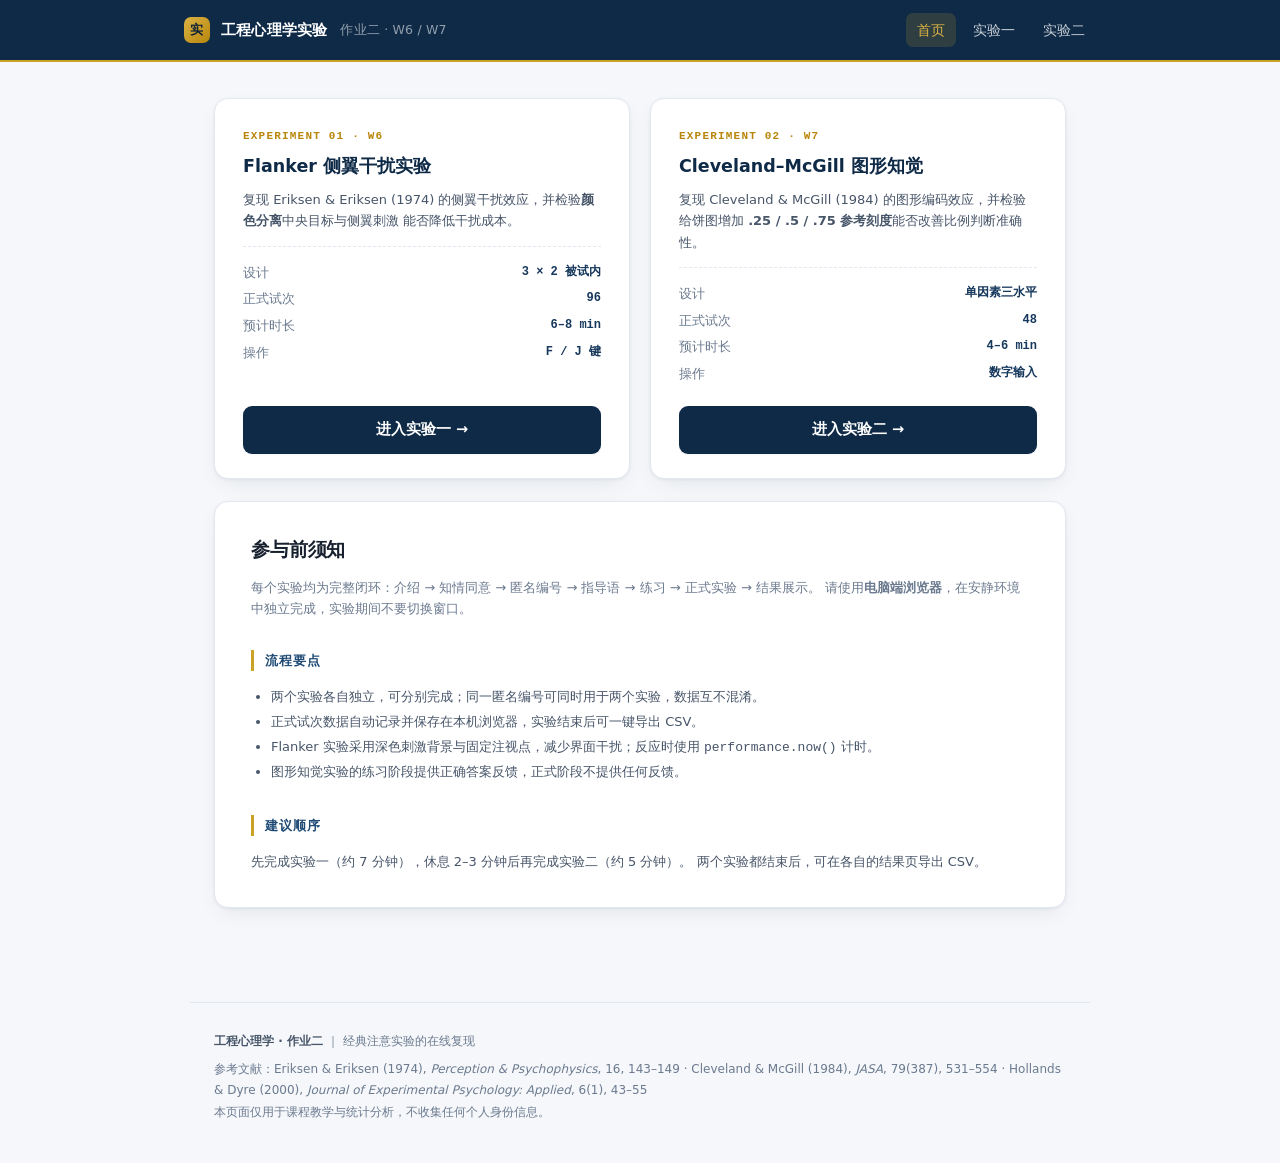
<file: index.html>
<!DOCTYPE html>
<html lang="zh-CN">
<head>
  <meta charset="UTF-8">
  <meta name="viewport" content="width=device-width, initial-scale=1.0">
  <title>工程心理学作业二 · 双实验网页</title>
  <meta name="description" content="Flanker 侧翼干扰与 Cleveland–McGill 图形知觉实验的在线复现">
  <link rel="stylesheet" href="css/style.css">
</head>
<body>

  <!-- 顶部导航 -->
  <header class="topbar">
    <div class="topbar-inner">
      <a class="brand" href="index.html">
        <span class="brand-mark">实</span>
        <span>工程心理学实验</span>
        <span class="brand-sub">作业二 · W6 / W7</span>
      </a>
      <nav class="nav-links">
        <a href="index.html" class="active">首页</a>
        <a href="flanker.html">实验一</a>
        <a href="cleveland.html">实验二</a>
      </nav>
    </div>
  </header>

  <div class="wrap">

    <!-- 实验入口 -->
    <div class="grid-cards">
      <article class="entry-card">
        <div class="card-index">EXPERIMENT 01 · W6</div>
        <h3>Flanker 侧翼干扰实验</h3>
        <p class="small">
          复现 Eriksen &amp; Eriksen (1974) 的侧翼干扰效应，并检验<strong>颜色分离</strong>中央目标与侧翼刺激
          能否降低干扰成本。
        </p>
        <ul class="spec-list">
          <li><span>设计</span><span>3 × 2 被试内</span></li>
          <li><span>正式试次</span><span id="flanker-trials">96</span></li>
          <li><span>预计时长</span><span id="flanker-dur">6–8 min</span></li>
          <li><span>操作</span><span>F / J 键</span></li>
        </ul>
        <a class="btn" href="flanker.html">进入实验一 →</a>
      </article>

      <article class="entry-card">
        <div class="card-index">EXPERIMENT 02 · W7</div>
        <h3>Cleveland–McGill 图形知觉</h3>
        <p class="small">
          复现 Cleveland &amp; McGill (1984) 的图形编码效应，并检验给饼图增加
          <strong>.25 / .5 / .75 参考刻度</strong>能否改善比例判断准确性。
        </p>
        <ul class="spec-list">
          <li><span>设计</span><span>单因素三水平</span></li>
          <li><span>正式试次</span><span id="cleveland-trials">48</span></li>
          <li><span>预计时长</span><span id="cleveland-dur">4–6 min</span></li>
          <li><span>操作</span><span>数字输入</span></li>
        </ul>
        <a class="btn" href="cleveland.html">进入实验二 →</a>
      </article>
    </div>

    <!-- 实验说明 -->
    <section class="card" style="margin-top:22px;">
      <h2>参与前须知</h2>
      <p class="small muted">
        每个实验均为完整闭环：介绍 → 知情同意 → 匿名编号 → 指导语 → 练习 → 正式实验 → 结果展示。
        请使用<strong>电脑端浏览器</strong>，在安静环境中独立完成，实验期间不要切换窗口。
      </p>

      <div class="section-title">流程要点</div>
      <ul class="small" style="color:var(--text-2);padding-left:20px;line-height:1.9;">
        <li>两个实验各自独立，可分别完成；同一匿名编号可同时用于两个实验，数据互不混淆。</li>
        <li>正式试次数据自动记录并保存在本机浏览器，实验结束后可一键导出 CSV。</li>
        <li>Flanker 实验采用深色刺激背景与固定注视点，减少界面干扰；反应时使用 <code>performance.now()</code> 计时。</li>
        <li>图形知觉实验的练习阶段提供正确答案反馈，正式阶段不提供任何反馈。</li>
      </ul>

      <div class="section-title">建议顺序</div>
      <p class="small" style="color:var(--text-2);line-height:1.9;margin:0;">
        先完成实验一（约 7 分钟），休息 2–3 分钟后再完成实验二（约 5 分钟）。
        两个实验都结束后，可在各自的结果页导出 CSV。
      </p>
    </section>

  </div>

  <footer class="footer">
    <p style="margin:0 0 6px;">
      <strong>工程心理学 · 作业二</strong> ｜ 经典注意实验的在线复现
    </p>
    <p style="margin:0;">
      参考文献：Eriksen &amp; Eriksen (1974), <em>Perception &amp; Psychophysics</em>, 16, 143–149 ·
      Cleveland &amp; McGill (1984), <em>JASA</em>, 79(387), 531–554 ·
      Hollands &amp; Dyre (2000), <em>Journal of Experimental Psychology: Applied</em>, 6(1), 43–55<br>
      本页面仅用于课程教学与统计分析，不收集任何个人身份信息。
    </p>
  </footer>

  <script src="js/config.js"></script>
  <script src="js/common.js"></script>
  <script>
    // 试次数与预计时长随会话长度变化（标准 16/条件 或 精简 12/条件）
    (function () {
      const short = window.ENG.sessionMode() === 'short';
      const per = window.ENG.perConditionTrials();
      document.getElementById('flanker-trials').textContent = String(per * 6);
      document.getElementById('cleveland-trials').textContent = String(per * 3);
      document.getElementById('flanker-dur').textContent = short ? '5–6 min' : '6–8 min';
      document.getElementById('cleveland-dur').textContent = short ? '3–4 min' : '4–6 min';
    })();
  </script>
</body>
</html>
</file>
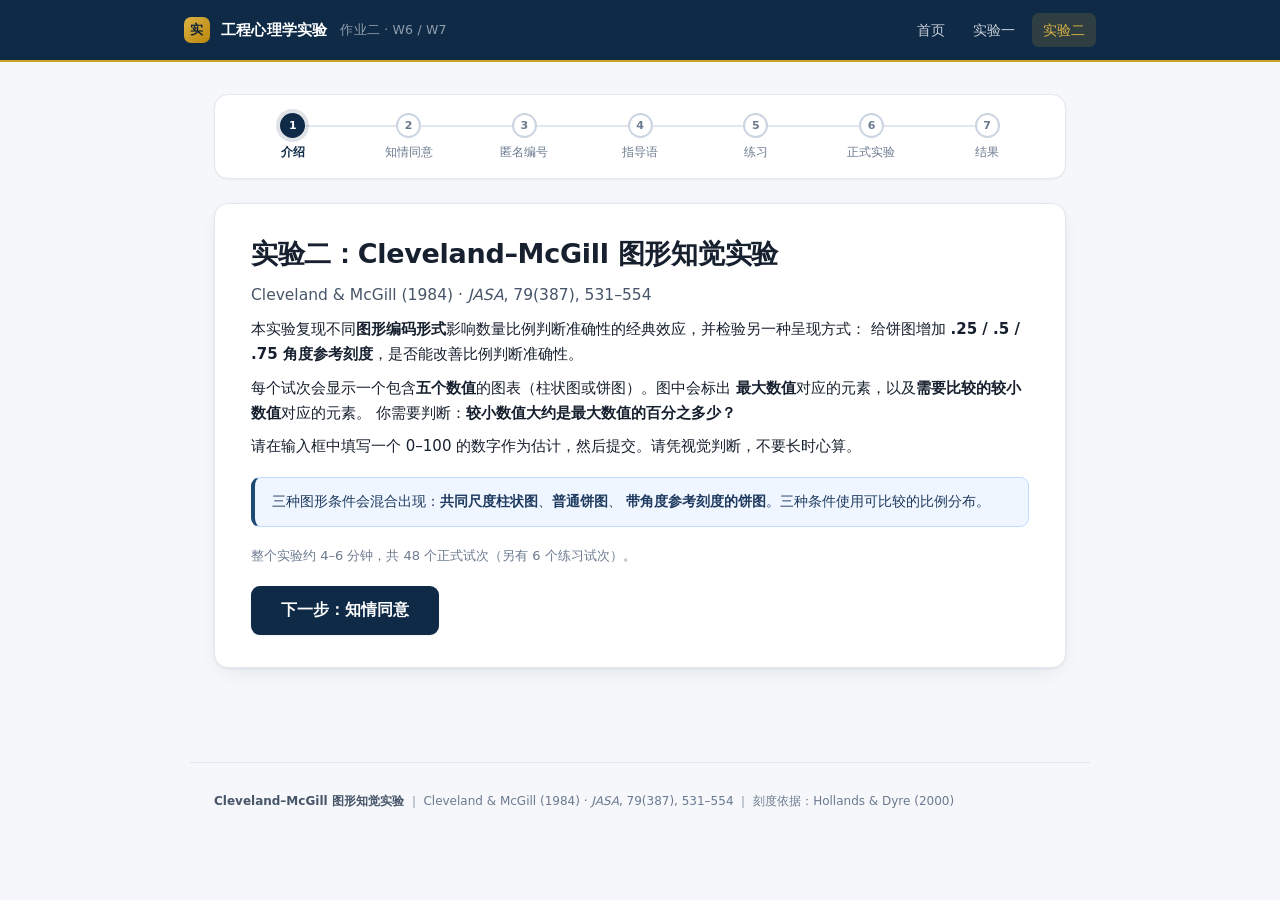
<file: cleveland.html>
<!DOCTYPE html>
<html lang="zh-CN">
<head>
  <meta charset="UTF-8">
  <meta name="viewport" content="width=device-width, initial-scale=1.0">
  <title>Cleveland–McGill 图形知觉实验</title>
  <link rel="stylesheet" href="css/style.css">
</head>
<body>

  <header class="topbar">
    <div class="topbar-inner">
      <a class="brand" href="index.html">
        <span class="brand-mark">实</span>
        <span>工程心理学实验</span>
        <span class="brand-sub">作业二 · W6 / W7</span>
      </a>
      <nav class="nav-links">
        <a href="index.html">首页</a>
        <a href="flanker.html">实验一</a>
        <a href="cleveland.html" class="active">实验二</a>
      </nav>
    </div>
  </header>

  <div class="wrap">
    <div id="stepper"></div>
    <div id="app">

      <!-- 介绍 -->
      <section id="s-intro" class="card" style="display:none;">
        <h1>实验二：Cleveland–McGill 图形知觉实验</h1>
        <p class="lead">
          Cleveland &amp; McGill (1984) · <em>JASA</em>, 79(387), 531–554
        </p>

        <p>
          本实验复现不同<strong>图形编码形式</strong>影响数量比例判断准确性的经典效应，并检验另一种呈现方式：
          给饼图增加 <strong>.25 / .5 / .75 角度参考刻度</strong>，是否能改善比例判断准确性。
        </p>
        <p>
          每个试次会显示一个包含<strong>五个数值</strong>的图表（柱状图或饼图）。图中会标出
          <strong>最大数值</strong>对应的元素，以及<strong>需要比较的较小数值</strong>对应的元素。
          你需要判断：<strong>较小数值大约是最大数值的百分之多少？</strong>
        </p>
        <p>
          请在输入框中填写一个 0–100 的数字作为估计，然后提交。请凭视觉判断，不要长时心算。
        </p>

        <div class="note info">
          三种图形条件会混合出现：<strong>共同尺度柱状图</strong>、<strong>普通饼图</strong>、
          <strong>带角度参考刻度的饼图</strong>。三种条件使用可比较的比例分布。
        </div>

        <p class="muted small" id="intro-trials">
          整个实验约 4–6 分钟，共 48 个正式试次（另有 6 个练习试次）。
        </p>

        <div class="btn-row">
          <button class="btn lg" id="intro-next">下一步：知情同意</button>
        </div>
      </section>

      <!-- 知情同意 -->
      <section id="s-consent" class="card" style="display:none;">
        <h2>知情同意</h2>
        <ul class="small" style="color:var(--text-2);padding-left:20px;line-height:1.9;">
          <li>本实验为《工程心理学》课程作业，用于研究图形知觉与比例判断。</li>
          <li>实验<strong>完全匿名</strong>，仅记录随机匿名编号，不收集个人身份信息。</li>
          <li>参与完全自愿，可随时关闭网页退出。</li>
          <li>数据仅用于课程教学与统计分析。</li>
        </ul>

        <label class="checkbox-row" for="consent-check">
          <input type="checkbox" id="consent-check">
          <span>我已阅读并理解以上说明，自愿参加本实验。</span>
        </label>

        <div class="btn-row">
          <button class="btn" id="consent-next" disabled>同意并继续</button>
        </div>
      </section>

      <!-- 匿名编号 -->
      <section id="s-id" class="card" style="display:none;">
        <h2>被试匿名编号</h2>
        <p>系统将生成随机匿名编号。两个实验可使用同一编号，数据会按实验标识区分。</p>
        <div class="field">
          <label for="pid-input">匿名编号</label>
          <input type="text" id="pid-input" maxlength="20" autocomplete="off" spellcheck="false">
          <div class="hint">建议格式：P01、S12 或任意可识别的编号。</div>
        </div>
        <div class="btn-row">
          <button class="btn ghost" id="pid-random">随机生成</button>
          <button class="btn" id="id-next">继续</button>
        </div>
      </section>

      <!-- 指导语 -->
      <section id="s-instructions" class="card" style="display:none;">
        <h2>任务指导语</h2>
        <ol class="small" style="padding-left:20px;line-height:1.9;">
          <li>屏幕显示一个图表，包含五个数值。</li>
          <li>图中<strong>用红色标出最大数值</strong>，<strong>用蓝色标出需要比较的较小数值</strong>。</li>
          <li>请判断：较小数值大约是最大数值的百分之多少？</li>
          <li>在输入框填写 0–100 的数字，点击「提交」或按 Enter。</li>
          <li>请凭视觉快速判断，不要精确测量或长时间计算。</li>
        </ol>

        <div class="note info">
          图表不会显示具体数值标签，请根据图形本身的长度（柱状图）或角度/面积（饼图）来估计比例。
          带刻度的饼图会额外提供角度参考线，便于你对角度位置。
        </div>

        <!-- 可选注视记录 -->
        <div class="settings-panel" style="margin-top:22px;">
          <h3>可选：眼动记录</h3>
          <p class="small muted" style="margin-top:0;">
            本实验可以额外记录注视位置，用于计算图表呈现期间注视中央区域的比例。
            该功能<strong>默认关闭</strong>，需要摄像头权限，仅记录汇总比例（不保存任何画面或坐标）。
          </p>
          <div style="display:flex;align-items:center;gap:14px;flex-wrap:wrap;">
            <label class="checkbox-row" for="gaze-toggle" style="margin:0;flex:1;min-width:240px;">
              <input type="checkbox" id="gaze-toggle">
              <span>开启眼动记录（需摄像头，可选）</span>
            </label>
            <span class="gaze-pill" id="gaze-status"><span class="led"></span><span id="gaze-status-text">未开启</span></span>
          </div>
          <p class="tiny muted" id="gaze-hint" style="margin:8px 0 0;"></p>
        </div>

        <div class="btn-row">
          <button class="btn lg" id="inst-next">进入练习</button>
        </div>
      </section>

      <!-- 练习 -->
      <section id="s-practice" class="card" style="display:none;">
        <h2>练习阶段</h2>
        <p class="muted small">
          练习共 6 个试次，会给出正确答案反馈；正式实验不提供反馈。准备好后开始。
        </p>
        <div class="note info">练习的目的是让你熟悉如何用图形的长度或角度来估计比例。</div>
        <div class="btn-row">
          <button class="btn lg" id="practice-start">开始练习</button>
        </div>
      </section>

      <!-- 练习后过渡 -->
      <section id="s-practice-done" class="card" style="display:none;">
        <h2>练习完成</h2>
        <p id="practice-summary"></p>
        <div class="note">
          进入正式实验后<strong>不再给出答案反馈</strong>，请保持一致的判断方式。
        </div>
        <div class="btn-row">
          <button class="btn lg gold" id="formal-start">开始正式实验</button>
        </div>
      </section>

      <!-- 正式实验 -->
      <section id="s-formal" class="card" style="display:none;">
        <div class="progress-meta">
          <span id="formal-count"></span>
          <span id="formal-pct" class="tiny"></span>
        </div>
        <div class="progress-wrap"><div class="progress-fill" id="formal-progress" style="width:0%;"></div></div>

        <div id="chart-area" class="chart-box" style="text-align:center;min-height:330px;display:flex;align-items:center;justify-content:center;"></div>

        <div class="field" style="text-align:center;margin-top:18px;">
          <label for="estimate-input">较小数值约是最大数值的百分之多少？（0–100）</label>
          <input type="number" id="estimate-input" min="0" max="100" step="1"
                 style="max-width:180px;text-align:center;font-size:19px;font-weight:700;">
          <div class="hint" style="text-align:center;">输入后按 Enter 或点击提交</div>
        </div>
        <div class="btn-row center">
          <button class="btn lg" id="submit-estimate">提交</button>
        </div>
        <p class="small" id="feedback" style="text-align:center;margin-top:14px;min-height:22px;"></p>
      </section>

      <!-- 结果 -->
      <section id="s-result" class="card" style="display:none;">
        <h1>实验二 · 结果</h1>
        <div id="result-body"></div>

        <div class="btn-row">
          <button class="btn" id="export-csv">导出 CSV</button>
          <button class="btn green" id="upload-now">提交数据</button>
          <a class="btn ghost" href="index.html">返回首页</a>
        </div>
        <div class="upload-status" id="upload-status"></div>
      </section>
    </div>
  </div>

  <footer class="footer">
    <p style="margin:0;">
      <strong>Cleveland–McGill 图形知觉实验</strong> ｜ Cleveland &amp; McGill (1984) ·
      <em>JASA</em>, 79(387), 531–554 ｜ 刻度依据：Hollands &amp; Dyre (2000)
    </p>
  </footer>

  <script src="js/config.js"></script>
  <script src="js/common.js"></script>
  <script src="js/ui.js"></script>
  <script src="js/gaze.js"></script>
  <script src="js/cleveland.js"></script>
</body>
</html>
</file>
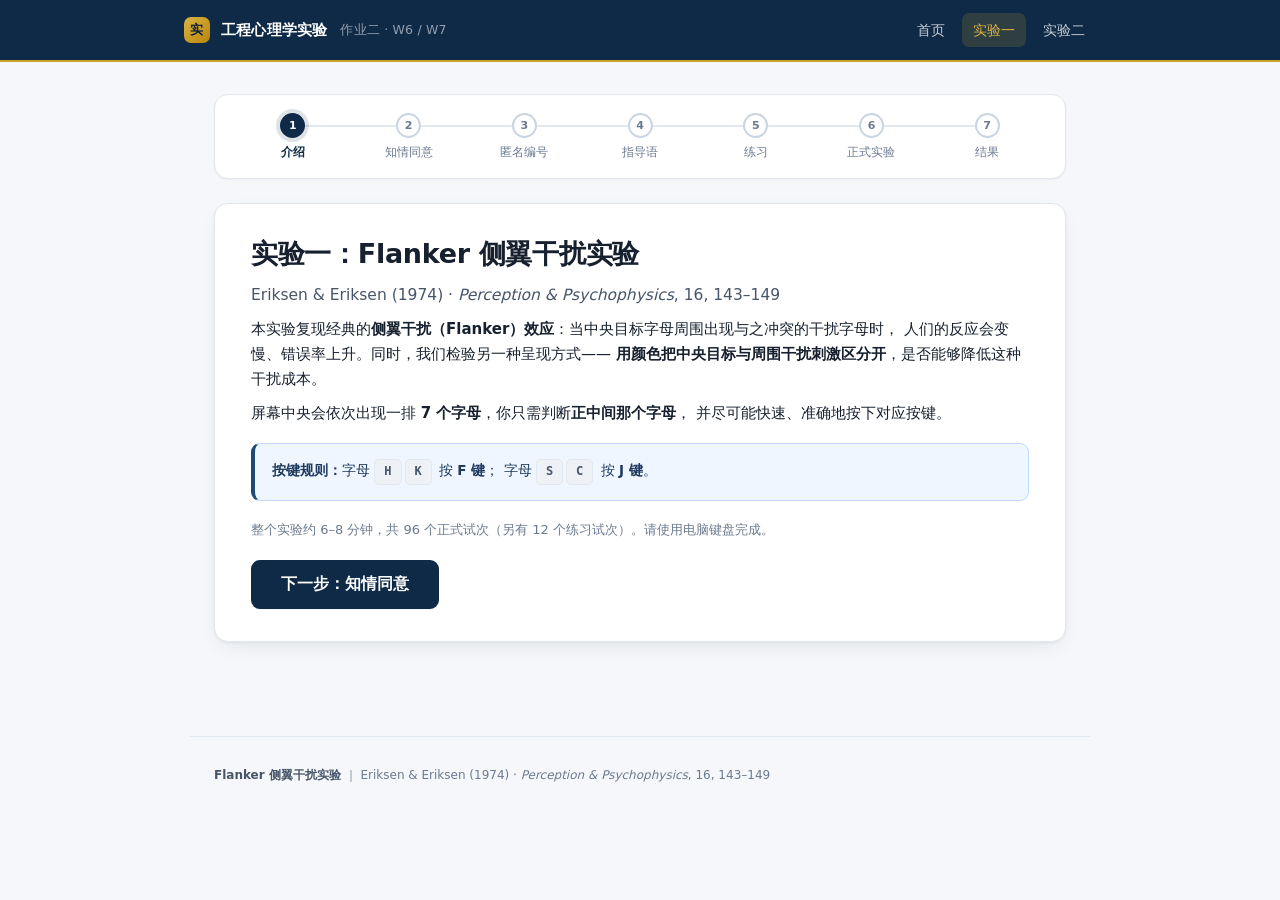
<file: flanker.html>
<!DOCTYPE html>
<html lang="zh-CN">
<head>
  <meta charset="UTF-8">
  <meta name="viewport" content="width=device-width, initial-scale=1.0">
  <title>Flanker 侧翼干扰实验</title>
  <link rel="stylesheet" href="css/style.css">
</head>
<body>

  <header class="topbar">
    <div class="topbar-inner">
      <a class="brand" href="index.html">
        <span class="brand-mark">实</span>
        <span>工程心理学实验</span>
        <span class="brand-sub">作业二 · W6 / W7</span>
      </a>
      <nav class="nav-links">
        <a href="index.html">首页</a>
        <a href="flanker.html" class="active">实验一</a>
        <a href="cleveland.html">实验二</a>
      </nav>
    </div>
  </header>

  <div class="wrap">
    <div id="stepper"></div>
    <div id="app">

      <!-- 阶段：实验介绍 -->
      <section id="s-intro" class="card" style="display:none;">
        <h1>实验一：Flanker 侧翼干扰实验</h1>
        <p class="lead">
          Eriksen &amp; Eriksen (1974) · <em>Perception &amp; Psychophysics</em>, 16, 143–149
        </p>

        <p>
          本实验复现经典的<strong>侧翼干扰（Flanker）效应</strong>：当中央目标字母周围出现与之冲突的干扰字母时，
          人们的反应会变慢、错误率上升。同时，我们检验另一种呈现方式——
          <strong>用颜色把中央目标与周围干扰刺激区分开</strong>，是否能够降低这种干扰成本。
        </p>
        <p>
          屏幕中央会依次出现一排 <strong>7 个字母</strong>，你只需判断<strong>正中间那个字母</strong>，
          并尽可能快速、准确地按下对应按键。
        </p>

        <div class="note info">
          <strong>按键规则：</strong>字母 <span class="tag">H</span><span class="tag">K</span> 按 <strong>F 键</strong>；
          字母 <span class="tag">S</span><span class="tag">C</span> 按 <strong>J 键</strong>。
        </div>

        <p class="muted small" id="intro-trials">
          整个实验约 6–8 分钟，共 96 个正式试次（另有 12 个练习试次）。请使用电脑键盘完成。
        </p>

        <div class="btn-row">
          <button class="btn lg" id="intro-next">下一步：知情同意</button>
        </div>
      </section>

      <!-- 阶段：知情同意 -->
      <section id="s-consent" class="card" style="display:none;">
        <h2>知情同意</h2>
        <p>在开始之前，请阅读以下说明：</p>
        <ul class="small" style="color:var(--text-2);padding-left:20px;line-height:1.9;">
          <li>本实验为《工程心理学》课程作业的一部分，用于研究选择性注意中的干扰效应。</li>
          <li>实验<strong>完全匿名</strong>，仅记录一个随机生成的匿名编号，不收集任何个人身份信息。</li>
          <li>参与完全自愿，您可以在任何时候关闭网页退出，已产生的数据将不会被使用。</li>
          <li>实验数据仅用于课程教学与统计分析。</li>
        </ul>

        <label class="checkbox-row" for="consent-check">
          <input type="checkbox" id="consent-check">
          <span>我已阅读并理解以上说明，自愿参加本实验。</span>
        </label>

        <div class="btn-row">
          <button class="btn" id="consent-next" disabled>同意并继续</button>
        </div>
      </section>

      <!-- 阶段：匿名编号 -->
      <section id="s-id" class="card" style="display:none;">
        <h2>被试匿名编号</h2>
        <p>
          系统将为您生成一个随机匿名编号（用于区分不同被试的数据，不含任何个人信息）。
          您也可以手动输入一个便于自己记忆的编号。
        </p>
        <div class="field">
          <label for="pid-input">匿名编号</label>
          <input type="text" id="pid-input" maxlength="20" autocomplete="off" spellcheck="false">
          <div class="hint">建议格式：P01、S12 或任意可识别的编号。两个实验可使用同一编号。</div>
        </div>
        <div class="btn-row">
          <button class="btn ghost" id="pid-random">随机生成</button>
          <button class="btn" id="id-next">继续</button>
        </div>
      </section>

      <!-- 阶段：指导语 -->
      <section id="s-instructions" class="card" style="display:none;">
        <h2>任务指导语</h2>
        <p>每个试次流程如下：</p>
        <ol class="small" style="padding-left:20px;line-height:1.9;">
          <li>屏幕中央出现注视点 <strong>「+」</strong>（约 0.5 秒），请注视它。</li>
          <li>随即出现一排 7 个字母，请<strong>只看正中间那个字母</strong>。</li>
          <li>中间字母是 <strong>H 或 K</strong> → 按 <strong>F 键</strong>；是 <strong>S 或 C</strong> → 按 <strong>J 键</strong>。</li>
          <li>请尽可能<strong>又快又准</strong>。反应超过 1.5 秒会被记为“超时”。</li>
        </ol>

        <div class="note info">
          提示：周围的字母是干扰信息，请忽略它们，只关注中间字母。
          字母颜色仅用于区分实验条件，请始终只判断中间字母本身。
        </div>

        <!-- 可选注视记录 -->
        <div class="settings-panel" style="margin-top:22px;">
          <h3>可选：眼动记录</h3>
          <p class="small muted" style="margin-top:0;">
            本实验可以额外记录注视位置，用于计算刺激呈现期间注视中央区域的比例。
            该功能<strong>默认关闭</strong>，需要摄像头权限，且仅记录汇总比例（不保存任何画面或坐标）。
            开启与否不影响实验本身，也不影响结果。
          </p>
          <div style="display:flex;align-items:center;gap:14px;flex-wrap:wrap;">
            <label class="checkbox-row" for="gaze-toggle" style="margin:0;flex:1;min-width:240px;">
              <input type="checkbox" id="gaze-toggle">
              <span>开启眼动记录（需摄像头，可选）</span>
            </label>
            <span class="gaze-pill" id="gaze-status"><span class="led"></span><span id="gaze-status-text">未开启</span></span>
          </div>
          <p class="tiny muted" id="gaze-hint" style="margin:8px 0 0;"></p>
        </div>

        <div class="btn-row">
          <button class="btn lg" id="inst-next">进入练习</button>
        </div>
      </section>

      <!-- 阶段：练习 -->
      <section id="s-practice" class="card" style="display:none;">
        <h2>练习阶段</h2>
        <p class="muted small" id="practice-hint">
          练习共 12 个试次，不计入正式结果，每试次后会给出正确/错误反馈。准备好后点击开始。
        </p>
        <div class="note info">练习时请把手指放在 F 键和 J 键上，尽量形成稳定的反应习惯。</div>
        <div class="btn-row">
          <button class="btn lg" id="practice-start">开始练习</button>
        </div>
      </section>

      <!-- 阶段：练习后过渡 -->
      <section id="s-practice-done" class="card" style="display:none;">
        <h2>练习完成</h2>
        <p id="practice-summary"></p>
        <div class="note">
          接下来进入正式实验。<strong>正式阶段不再给出正确/错误反馈</strong>，请保持专注。
        </div>
        <div class="btn-row">
          <button class="btn lg gold" id="formal-start">开始正式实验</button>
        </div>
      </section>

      <!-- 阶段：正式实验 -->
      <section id="s-formal" class="card" style="display:none;">
        <div class="progress-meta">
          <span id="formal-count"></span>
          <span id="formal-pct" class="tiny"></span>
        </div>
        <div class="progress-wrap"><div class="progress-fill" id="formal-progress" style="width:0%;"></div></div>
        <div class="stage" id="formal-stage"></div>
        <div class="key-hints">
          <span><span class="kbd">F</span> H / K</span>
          <span><span class="kbd">J</span> S / C</span>
        </div>
      </section>

      <!-- 阶段：结果 -->
      <section id="s-result" class="card" style="display:none;">
        <h1>实验一 · 结果</h1>
        <div id="result-body"></div>

        <div class="btn-row">
          <button class="btn" id="export-csv">导出 CSV</button>
          <button class="btn green" id="upload-now">提交数据</button>
          <a class="btn ghost" href="index.html">返回首页</a>
        </div>
        <div class="upload-status" id="upload-status"></div>
      </section>
    </div>
  </div>

  <footer class="footer">
    <p style="margin:0;">
      <strong>Flanker 侧翼干扰实验</strong> ｜ Eriksen &amp; Eriksen (1974) ·
      <em>Perception &amp; Psychophysics</em>, 16, 143–149
    </p>
  </footer>

  <script src="js/config.js"></script>
  <script src="js/common.js"></script>
  <script src="js/ui.js"></script>
  <script src="js/gaze.js"></script>
  <script src="js/flanker.js"></script>
</body>
</html>
</file>
<file: css/style.css>
/* =========================================================
   工程心理学作业二 · 设计系统
   风格：学术实验平台（深藏青 + 金色点缀）
   ========================================================= */

:root {
  /* 主色板 */
  --navy-900: #0b2138;
  --navy-800: #0e2a47;
  --navy-700: #16385c;
  --navy-600: #1e4a75;
  --gold-600: #b8860b;
  --gold-500: #c9a227;
  --gold-400: #dcb345;
  --gold-100: #fdf6e3;

  /* 中性 */
  --bg: #f5f7fa;
  --bg-alt: #eef2f7;
  --card: #ffffff;
  --text: #17202e;
  --text-2: #475569;
  --muted: #6b7a8f;
  --border: #e2e8f0;
  --border-strong: #cbd5e1;

  /* 语义 */
  --ok: #0f766e;
  --ok-bg: #ecfdf5;
  --warn: #b45309;
  --warn-bg: #fffbeb;
  --danger: #b42318;
  --danger-bg: #fef3f2;
  --info-bg: #eff6ff;

  /* 兼容旧变量名（旧代码引用 primary/accent） */
  --primary: #16385c;
  --primary-hover: #1e4a75;
  --accent: #0f766e;

  /* 实验刺激区（深色专注模式） */
  --stage-bg: #10151f;
  --stage-fg: #f8fafc;

  --radius: 14px;
  --radius-sm: 9px;
  --shadow-sm: 0 1px 2px rgba(16, 32, 52, .05);
  --shadow: 0 1px 3px rgba(16, 32, 52, .06), 0 8px 24px -8px rgba(16, 32, 52, .10);
  --shadow-lg: 0 2px 6px rgba(16, 32, 52, .06), 0 18px 40px -12px rgba(16, 32, 52, .16);
  --mono: "SF Mono", "Consolas", "Menlo", monospace;
}

* { box-sizing: border-box; }

html { scroll-behavior: smooth; }

body {
  margin: 0;
  padding: 0;
  background: var(--bg);
  color: var(--text);
  font-family: system-ui, -apple-system, "Segoe UI", "PingFang SC",
               "Hiragino Sans GB", "Microsoft YaHei", sans-serif;
  font-size: 15px;
  line-height: 1.65;
  -webkit-font-smoothing: antialiased;
  text-rendering: optimizeLegibility;
}

a { color: var(--navy-600); text-decoration: none; }
a:hover { text-decoration: underline; }

/* ---------------- 顶部导航 ---------------- */
.topbar {
  position: sticky;
  top: 0;
  z-index: 50;
  background: var(--navy-800);
  color: #fff;
  border-bottom: 2px solid var(--gold-500);
}
.topbar-inner {
  max-width: 960px;
  margin: 0 auto;
  padding: 13px 24px;
  display: flex;
  align-items: center;
  justify-content: space-between;
  gap: 16px;
}
.topbar .brand {
  display: flex;
  align-items: center;
  gap: 11px;
  color: #fff;
  font-weight: 650;
  font-size: 15px;
  letter-spacing: .2px;
}
.topbar .brand:hover { text-decoration: none; }
.topbar .brand-mark {
  width: 26px;
  height: 26px;
  border-radius: 7px;
  background: linear-gradient(135deg, var(--gold-400), var(--gold-600));
  display: inline-flex;
  align-items: center;
  justify-content: center;
  font-size: 13px;
  font-weight: 800;
  color: var(--navy-900);
  flex: none;
}
.topbar .brand-sub {
  color: rgba(255, 255, 255, .55);
  font-weight: 400;
  font-size: 12.5px;
  margin-left: 2px;
}
.topbar .nav-links { display: flex; gap: 6px; align-items: center; }
.topbar .nav-links a {
  color: rgba(255, 255, 255, .78);
  font-size: 13.5px;
  padding: 6px 11px;
  border-radius: 7px;
  transition: background .15s, color .15s;
}
.topbar .nav-links a:hover {
  background: rgba(255, 255, 255, .1);
  color: #fff;
  text-decoration: none;
}
.topbar .nav-links a.active {
  background: rgba(201, 162, 39, .18);
  color: var(--gold-400);
}

/* ---------------- 布局 ---------------- */
.wrap {
  max-width: 900px;
  margin: 0 auto;
  padding: 32px 24px 72px;
}
.wrap.wide { max-width: 1080px; }

/* ---------------- 卡片 ---------------- */
.card {
  background: var(--card);
  border: 1px solid var(--border);
  border-radius: var(--radius);
  box-shadow: var(--shadow);
  padding: 32px 36px;
  margin-bottom: 22px;
}
.card.tight { padding: 22px 26px; }
.card.flat { box-shadow: none; }

/* ---------------- 标题 ---------------- */
h1 { font-size: 27px; line-height: 1.35; margin: 0 0 10px; letter-spacing: -.3px; font-weight: 700; }
h2 { font-size: 19px; margin: 26px 0 12px; font-weight: 650; letter-spacing: -.15px; }
h3 { font-size: 15.5px; margin: 20px 0 10px; font-weight: 650; color: var(--navy-700); }
h2:first-child, h3:first-child { margin-top: 0; }
p { margin: 9px 0; }
ul, ol { margin: 9px 0; }

.lead { color: var(--text-2); font-size: 15.5px; }
.muted { color: var(--muted); }
.small { font-size: 13px; }
.tiny { font-size: 12px; }

/* 章节小标题（金色左侧竖线） */
.section-title {
  font-size: 13px;
  font-weight: 700;
  letter-spacing: .9px;
  text-transform: uppercase;
  color: var(--navy-600);
  padding-left: 11px;
  border-left: 3px solid var(--gold-500);
  margin: 30px 0 14px;
}

/* ---------------- 按钮 ---------------- */
.btn {
  display: inline-flex;
  align-items: center;
  justify-content: center;
  gap: 7px;
  border: none;
  border-radius: var(--radius-sm);
  background: var(--navy-800);
  color: #fff;
  padding: 12px 24px;
  font-size: 14.5px;
  font-weight: 600;
  font-family: inherit;
  cursor: pointer;
  transition: background .15s ease, transform .1s ease, box-shadow .15s ease;
  box-shadow: var(--shadow-sm);
  white-space: nowrap;
}
.btn:hover { background: var(--navy-700); text-decoration: none; box-shadow: var(--shadow); }
.btn:active { transform: translateY(1px); }
.btn:disabled { background: #c8d2de; color: #fff; cursor: not-allowed; box-shadow: none; transform: none; }

.btn.gold { background: linear-gradient(135deg, var(--gold-500), var(--gold-600)); color: #2a1c00; }
.btn.gold:hover { background: linear-gradient(135deg, var(--gold-400), var(--gold-500)); }

.btn.ghost {
  background: transparent;
  color: var(--navy-700);
  border: 1.5px solid var(--border-strong);
  box-shadow: none;
}
.btn.ghost:hover { background: var(--bg-alt); border-color: var(--navy-600); }

.btn.green { background: var(--ok); }
.btn.green:hover { background: #0b5f59; }
.btn.gray { background: #64748b; }
.btn.gray:hover { background: #475569; }
.btn.sm { padding: 8px 15px; font-size: 13px; }
.btn.lg { padding: 14px 30px; font-size: 15.5px; }
.btn.block { width: 100%; }

.btn-row { display: flex; gap: 12px; flex-wrap: wrap; margin-top: 20px; align-items: center; }
.btn-row.center { justify-content: center; }
.btn-row.end { justify-content: flex-end; }

/* ---------------- 表单 ---------------- */
.field { margin: 16px 0; }
.field label {
  display: block;
  font-size: 13px;
  font-weight: 600;
  color: var(--text-2);
  margin-bottom: 7px;
}
.field input[type="text"],
.field input[type="number"],
.field select {
  width: 100%;
  max-width: 380px;
  padding: 11px 13px;
  border: 1.5px solid var(--border-strong);
  border-radius: var(--radius-sm);
  font-size: 15px;
  font-family: inherit;
  color: var(--text);
  background: #fff;
  transition: border-color .15s, box-shadow .15s;
}
.field input:focus, .field select:focus {
  outline: none;
  border-color: var(--navy-600);
  box-shadow: 0 0 0 3px rgba(30, 74, 117, .12);
}
.field .hint { font-size: 12.5px; color: var(--muted); margin-top: 6px; }

/* 去掉数字输入框的上下箭头，保持实验界面干净 */
input[type="number"]::-webkit-outer-spin-button,
input[type="number"]::-webkit-inner-spin-button {
  -webkit-appearance: none;
  margin: 0;
}
input[type="number"] { -moz-appearance: textfield; appearance: textfield; }

.checkbox-row {
  display: flex;
  align-items: flex-start;
  gap: 11px;
  margin: 16px 0;
  padding: 14px 16px;
  background: var(--bg-alt);
  border: 1px solid var(--border);
  border-radius: var(--radius-sm);
  font-size: 14px;
  cursor: pointer;
  transition: background .15s, border-color .15s;
}
.checkbox-row:hover { background: #e8eef6; }
.checkbox-row input[type="checkbox"] {
  margin: 3px 0 0;
  width: 17px;
  height: 17px;
  accent-color: var(--navy-600);
  cursor: pointer;
  flex: none;
}
.checkbox-row label { cursor: pointer; }

/* ---------------- 步骤条 ---------------- */
.stepper {
  display: flex;
  align-items: flex-start;
  gap: 0;
  margin: 0 0 24px;
  padding: 18px 20px;
  background: var(--card);
  border: 1px solid var(--border);
  border-radius: var(--radius);
  box-shadow: var(--shadow-sm);
  overflow-x: auto;
}
.step {
  flex: 1;
  min-width: 78px;
  text-align: center;
  position: relative;
  font-size: 11.5px;
  color: var(--muted);
  line-height: 1.4;
}
.step::before {
  content: "";
  position: absolute;
  top: 12px;
  left: -50%;
  width: 100%;
  height: 2px;
  background: var(--border);
  z-index: 0;
}
.step:first-child::before { display: none; }
.step .dot {
  position: relative;
  z-index: 1;
  width: 25px;
  height: 25px;
  margin: 0 auto 6px;
  border-radius: 50%;
  background: #fff;
  border: 2px solid var(--border-strong);
  color: var(--muted);
  font-size: 11px;
  font-weight: 700;
  display: flex;
  align-items: center;
  justify-content: center;
  transition: all .2s ease;
}
.step.done .dot {
  background: var(--ok);
  border-color: var(--ok);
  color: #fff;
}
.step.done::before { background: var(--ok); }
.step.active .dot {
  background: var(--navy-800);
  border-color: var(--navy-800);
  color: #fff;
  box-shadow: 0 0 0 4px rgba(14, 42, 71, .13);
}
.step.active { color: var(--navy-800); font-weight: 700; }
.step.done { color: var(--ok); }

/* ---------------- 表格 ---------------- */
table {
  width: 100%;
  border-collapse: separate;
  border-spacing: 0;
  font-size: 13.5px;
  margin: 14px 0;
  border: 1px solid var(--border);
  border-radius: var(--radius-sm);
  overflow: hidden;
}
th, td {
  padding: 10px 12px;
  text-align: center;
  border-bottom: 1px solid var(--border);
}
th {
  background: var(--bg-alt);
  font-weight: 650;
  color: var(--navy-800);
  font-size: 12.5px;
  letter-spacing: .2px;
  border-bottom: 2px solid var(--border-strong);
}
td { color: var(--text-2); }
tbody tr:last-child td { border-bottom: none; }
tbody tr:nth-child(even) td { background: #fbfcfd; }
tbody tr:hover td { background: #f1f5f9; }
th:first-child, td:first-child { text-align: left; font-weight: 550; color: var(--text); }

/* ---------------- 提示框 ---------------- */
.note {
  background: var(--warn-bg);
  border: 1px solid #fde68a;
  border-left: 4px solid var(--gold-500);
  padding: 13px 17px;
  border-radius: var(--radius-sm);
  font-size: 13.5px;
  margin: 18px 0;
  color: #78350f;
  line-height: 1.6;
}
.note.info {
  background: var(--info-bg);
  border-color: #bfdbfe;
  border-left-color: var(--navy-600);
  color: #1e3a5f;
}
.note.ok {
  background: var(--ok-bg);
  border-color: #a7f3d0;
  border-left-color: var(--ok);
  color: #065f46;
}
.note.danger {
  background: var(--danger-bg);
  border-color: #fecaca;
  border-left-color: var(--danger);
  color: #7f1d1d;
}

/* ---------------- 实验刺激区 ---------------- */
.stage {
  display: flex;
  align-items: center;
  justify-content: center;
  min-height: 340px;
  background: var(--stage-bg);
  border-radius: var(--radius);
  font-family: var(--mono);
  user-select: none;
  box-shadow: inset 0 0 60px rgba(0, 0, 0, .5);
  position: relative;
  overflow: hidden;
}
.stage::after {
  content: "";
  position: absolute;
  inset: 0;
  background:
    linear-gradient(to right, transparent calc(50% - .5px), rgba(255,255,255,.05) 50%, transparent calc(50% + .5px)),
    linear-gradient(to bottom, transparent calc(50% - .5px), rgba(255,255,255,.05) 50%, transparent calc(50% + .5px));
  pointer-events: none;
}
.fixation {
  font-size: 62px;
  color: var(--stage-fg);
  font-weight: 500;
  line-height: 1;
  user-select: none;
  position: relative;
  z-index: 1;
}
.flanker-letters {
  display: flex;
  gap: 5px;
  user-select: none;
  position: relative;
  z-index: 1;
}
.flanker-letters span {
  font-size: 62px;
  font-weight: 600;
  line-height: 1;
  width: 50px;
  text-align: center;
  font-family: var(--mono);
}
.feedback-correct { color: #4ade80; font-size: 27px; font-weight: 600; position: relative; z-index: 1; }
.feedback-wrong { color: #f87171; font-size: 27px; font-weight: 600; position: relative; z-index: 1; }
.feedback-timeout { color: #94a3b8; font-size: 21px; font-weight: 500; position: relative; z-index: 1; }

/* 按键提示 */
.key-hints {
  display: flex;
  justify-content: center;
  gap: 40px;
  margin-top: 18px;
  font-size: 12.5px;
  color: var(--muted);
}
.key-hints .kbd {
  display: inline-block;
  min-width: 22px;
  padding: 2px 7px;
  background: #fff;
  border: 1px solid var(--border-strong);
  border-bottom-width: 2px;
  border-radius: 5px;
  font-family: var(--mono);
  font-size: 12px;
  font-weight: 700;
  color: var(--navy-800);
  margin: 0 3px;
}

/* ---------------- 进度条 ---------------- */
.progress-wrap {
  height: 7px;
  background: var(--bg-alt);
  border-radius: 4px;
  overflow: hidden;
  margin: 10px 0 16px;
}
.progress-fill {
  height: 100%;
  background: linear-gradient(90deg, var(--navy-600), var(--navy-800));
  transition: width .25s ease;
  border-radius: 4px;
}
.progress-meta {
  display: flex;
  justify-content: space-between;
  align-items: baseline;
  font-size: 12.5px;
  color: var(--muted);
  margin-bottom: 4px;
}

/* ---------------- 标签 ---------------- */
.tag {
  display: inline-block;
  padding: 2px 9px;
  border-radius: 5px;
  font-size: 12px;
  margin: 2px 3px 2px 0;
  background: var(--bg-alt);
  color: var(--text-2);
  border: 1px solid var(--border);
  font-family: var(--mono);
  font-weight: 600;
}

/* ---------------- 图表容器 ---------------- */
.chart-box {
  background: #fcfdfe;
  border: 1px solid var(--border);
  border-radius: var(--radius-sm);
  padding: 14px;
  margin: 14px 0;
  overflow-x: auto;
}
.chart-caption {
  font-size: 12px;
  color: var(--muted);
  text-align: center;
  margin-top: 6px;
  line-height: 1.5;
}

/* ---------------- 实验入口卡片 ---------------- */
.grid-cards {
  display: grid;
  grid-template-columns: 1fr 1fr;
  gap: 20px;
  margin-top: 4px;
}
@media (max-width: 720px) { .grid-cards { grid-template-columns: 1fr; } }

.entry-card {
  background: var(--card);
  border: 1px solid var(--border);
  border-radius: var(--radius);
  box-shadow: var(--shadow);
  padding: 28px 28px 24px;
  display: flex;
  flex-direction: column;
  position: relative;
  transition: transform .18s ease, box-shadow .18s ease, border-color .18s ease;
  overflow: hidden;
}
.entry-card::before {
  content: "";
  position: absolute;
  top: 0; left: 0; right: 0;
  height: 3px;
  background: linear-gradient(90deg, var(--navy-700), var(--gold-500));
  opacity: 0;
  transition: opacity .18s ease;
}
.entry-card:hover {
  transform: translateY(-4px);
  box-shadow: var(--shadow-lg);
  border-color: #c3d3e4;
}
.entry-card:hover::before { opacity: 1; }
.entry-card .card-index {
  font-family: var(--mono);
  font-size: 11px;
  font-weight: 700;
  letter-spacing: 1.2px;
  color: var(--gold-600);
  margin-bottom: 9px;
}
.entry-card h3 {
  margin: 0 0 10px;
  font-size: 17.5px;
  color: var(--navy-800);
  line-height: 1.4;
}
.entry-card p.small { margin: 0 0 14px; color: var(--text-2); line-height: 1.65; }
.entry-card .spec-list {
  list-style: none;
  padding: 13px 0 0;
  margin: 0 0 18px;
  font-size: 12.5px;
  color: var(--muted);
  border-top: 1px dashed var(--border);
}
.entry-card .spec-list li {
  display: flex;
  justify-content: space-between;
  padding: 3px 0;
}
.entry-card .spec-list li span:last-child {
  color: var(--navy-700);
  font-weight: 600;
  font-family: var(--mono);
  font-size: 12px;
}
.entry-card .btn { margin-top: auto; align-self: stretch; }

/* ---------------- 结果页 KPI ---------------- */
.kpi-grid {
  display: grid;
  grid-template-columns: repeat(auto-fit, minmax(150px, 1fr));
  gap: 14px;
  margin: 18px 0 6px;
}
.kpi {
  background: #fcfdfe;
  border: 1px solid var(--border);
  border-radius: var(--radius-sm);
  padding: 16px 16px 14px;
  position: relative;
  overflow: hidden;
}
.kpi::before {
  content: "";
  position: absolute;
  left: 0; top: 0; bottom: 0;
  width: 3px;
  background: var(--navy-700);
}
.kpi.gold::before { background: var(--gold-500); }
.kpi.ok::before { background: var(--ok); }
.kpi.bad::before { background: var(--danger); }
.kpi .kpi-label {
  font-size: 11.5px;
  color: var(--muted);
  font-weight: 600;
  letter-spacing: .2px;
  margin-bottom: 6px;
}
.kpi .kpi-value {
  font-size: 25px;
  font-weight: 700;
  color: var(--navy-800);
  line-height: 1.15;
  letter-spacing: -.6px;
  font-variant-numeric: tabular-nums;
}
.kpi .kpi-value .unit {
  font-size: 13px;
  font-weight: 600;
  color: var(--muted);
  margin-left: 3px;
  letter-spacing: 0;
}
.kpi .kpi-sub {
  font-size: 11.5px;
  color: var(--muted);
  margin-top: 5px;
}

/* 结果判定徽章 */
.verdict {
  display: inline-flex;
  align-items: center;
  gap: 6px;
  padding: 3px 11px;
  border-radius: 20px;
  font-size: 12px;
  font-weight: 700;
  letter-spacing: .2px;
}
.verdict.yes { background: var(--ok-bg); color: var(--ok); border: 1px solid #a7f3d0; }
.verdict.no { background: var(--danger-bg); color: var(--danger); border: 1px solid #fecaca; }
.verdict.na { background: var(--bg-alt); color: var(--muted); border: 1px solid var(--border); }

/* 假设检验行 */
.hypo {
  display: flex;
  align-items: center;
  justify-content: space-between;
  gap: 14px;
  padding: 13px 16px;
  border: 1px solid var(--border);
  border-radius: var(--radius-sm);
  margin: 9px 0;
  background: #fcfdfe;
  flex-wrap: wrap;
}
.hypo .hypo-text { font-size: 13.5px; color: var(--text-2); flex: 1; min-width: 200px; }
.hypo .hypo-text strong { color: var(--text); }
.hypo .hypo-stat {
  font-family: var(--mono);
  font-size: 12px;
  color: var(--muted);
  white-space: nowrap;
}

/* ---------------- 键值行 ---------------- */
.kv {
  display: flex;
  justify-content: space-between;
  align-items: baseline;
  gap: 16px;
  padding: 9px 0;
  border-bottom: 1px dashed var(--border);
  font-size: 13.5px;
}
.kv:last-child { border-bottom: none; }
.kv .k { color: var(--muted); }
.kv .v { font-weight: 650; color: var(--navy-800); font-variant-numeric: tabular-nums; }

.stat {
  font-size: 27px;
  font-weight: 700;
  color: var(--navy-800);
  letter-spacing: -.5px;
}

/* ---------------- 项目码设置面板 ---------------- */
.settings-panel {
  background: var(--bg-alt);
  border: 1px solid var(--border);
  border-radius: var(--radius-sm);
  padding: 18px 20px;
  margin: 18px 0;
}
.settings-panel h3 { margin-top: 0; font-size: 14px; }
.inline-form { display: flex; gap: 10px; flex-wrap: wrap; align-items: center; }
.inline-form input {
  padding: 9px 12px;
  border: 1.5px solid var(--border-strong);
  border-radius: 7px;
  font-size: 14px;
  font-family: var(--mono);
  letter-spacing: 1px;
  width: 130px;
  text-transform: uppercase;
}
.inline-form input:focus {
  outline: none;
  border-color: var(--navy-600);
  box-shadow: 0 0 0 3px rgba(30, 74, 117, .12);
}

/* ---------------- 上传状态 ---------------- */
.upload-status {
  display: flex;
  align-items: flex-start;
  gap: 9px;
  font-size: 13px;
  margin-top: 14px;
  padding: 11px 14px;
  border-radius: var(--radius-sm);
  background: var(--bg-alt);
  color: var(--text-2);
  line-height: 1.6;
}
.upload-status.ok { background: var(--ok-bg); color: #065f46; border: 1px solid #a7f3d0; }
.upload-status.err { background: var(--danger-bg); color: #7f1d1d; border: 1px solid #fecaca; }
.upload-status.busy { background: var(--info-bg); color: #1e3a5f; border: 1px solid #bfdbfe; }
.upload-status.warn { background: #fffbeb; color: #92400e; border: 1px solid #fde68a; }
.upload-status:empty { display: none; }

/* ---------------- 眼动状态 ---------------- */
.gaze-pill {
  display: inline-flex;
  align-items: center;
  gap: 7px;
  font-size: 12px;
  padding: 5px 12px;
  border-radius: 20px;
  background: var(--bg-alt);
  color: var(--muted);
  border: 1px solid var(--border);
}
.gaze-pill .led {
  width: 7px; height: 7px;
  border-radius: 50%;
  background: #cbd5e1;
  flex: none;
}
.gaze-pill.on { background: var(--ok-bg); color: var(--ok); border-color: #a7f3d0; }
.gaze-pill.on .led { background: #10b981; box-shadow: 0 0 0 3px rgba(16,185,129,.2); animation: pulse 2s infinite; }
@keyframes pulse {
  0%, 100% { opacity: 1; }
  50% { opacity: .45; }
}

/* ---------------- 页脚 ---------------- */
.footer {
  max-width: 900px;
  margin: 0 auto;
  padding: 28px 24px 40px;
  border-top: 1px solid var(--border);
  font-size: 12px;
  color: var(--muted);
  line-height: 1.8;
}
.footer strong { color: var(--text-2); }

/* ---------------- 响应式 ---------------- */
@media (max-width: 640px) {
  .wrap { padding: 22px 16px 56px; }
  .card { padding: 22px 20px; }
  .topbar-inner { padding: 11px 16px; }
  .topbar .brand-sub { display: none; }
  .stepper { padding: 14px 10px; }
  .step { font-size: 10.5px; min-width: 64px; }
  .flanker-letters span { font-size: 46px; width: 37px; }
  .fixation { font-size: 48px; }
  .stage { min-height: 280px; }
  .kpi-grid { grid-template-columns: repeat(2, 1fr); }
}

/* 减少动画偏好 */
@media (prefers-reduced-motion: reduce) {
  *, *::before, *::after {
    animation-duration: .01ms !important;
    transition-duration: .01ms !important;
  }
}
</file>
